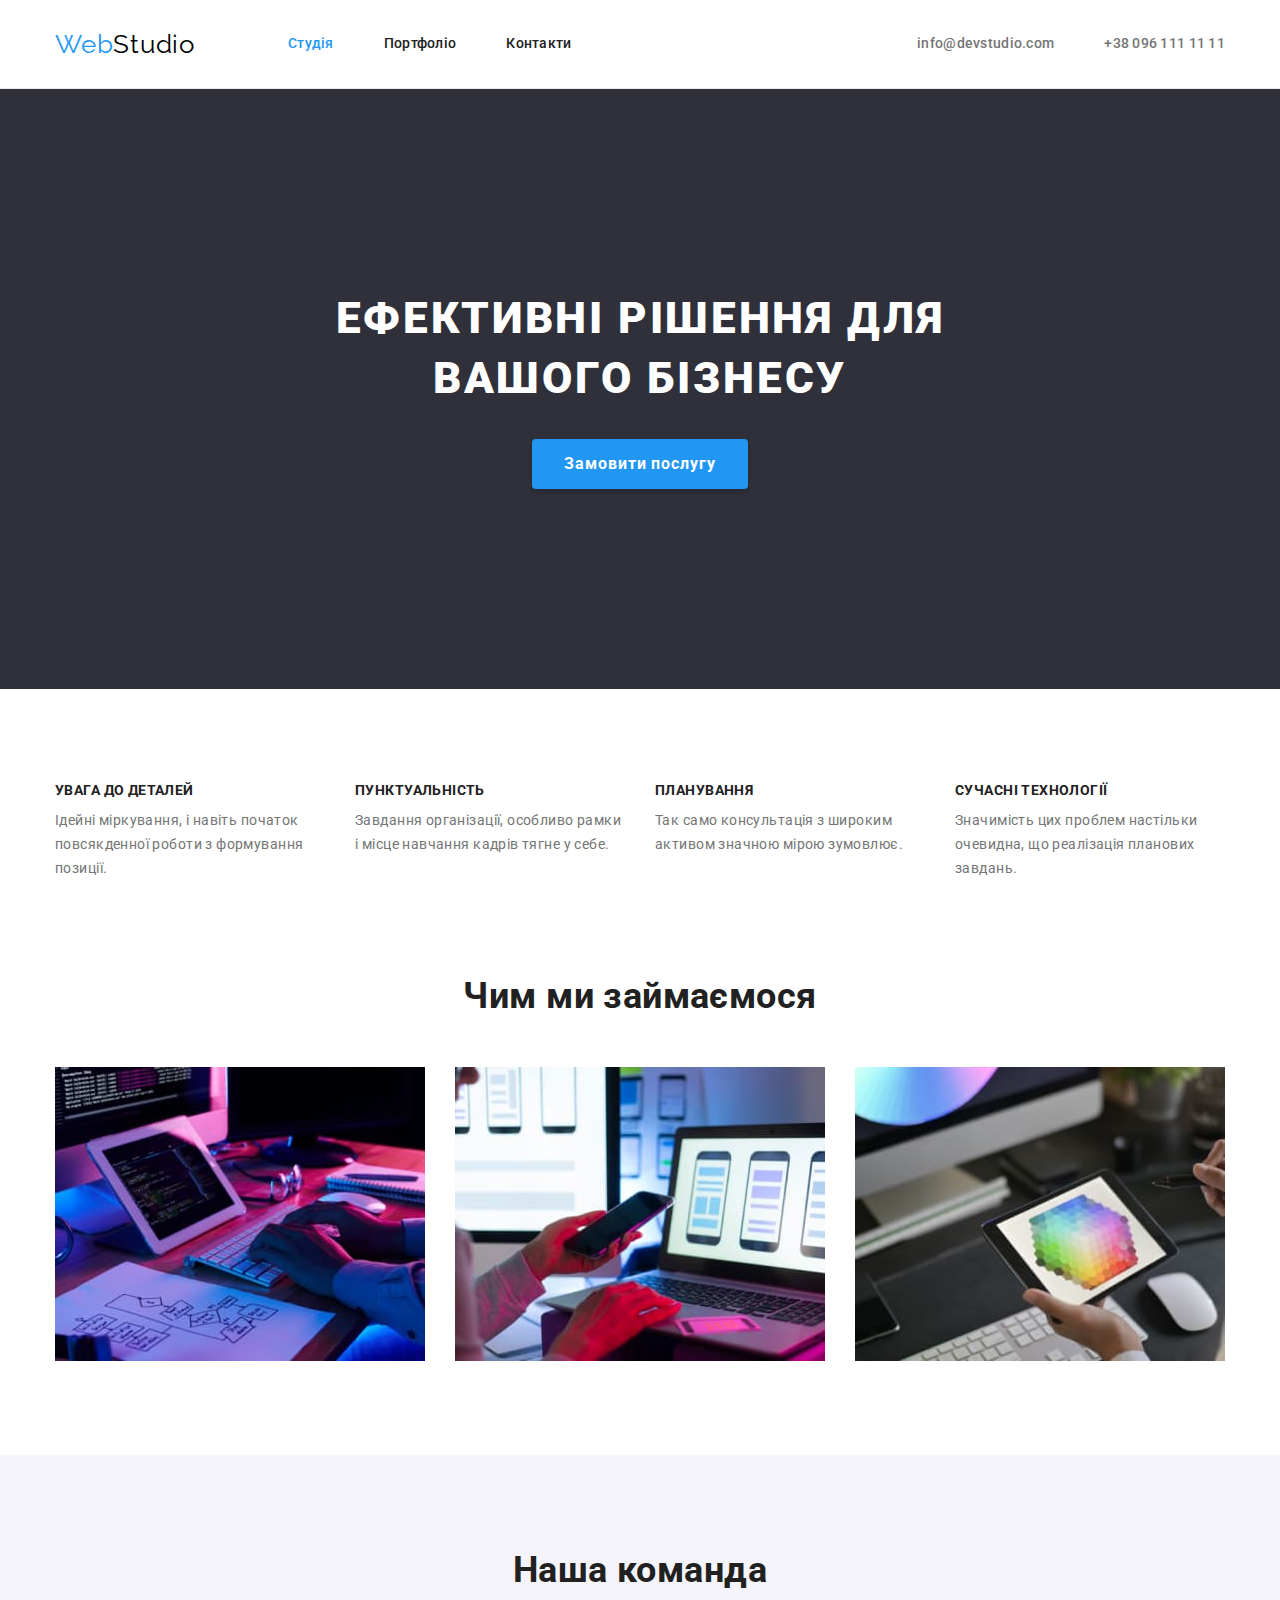
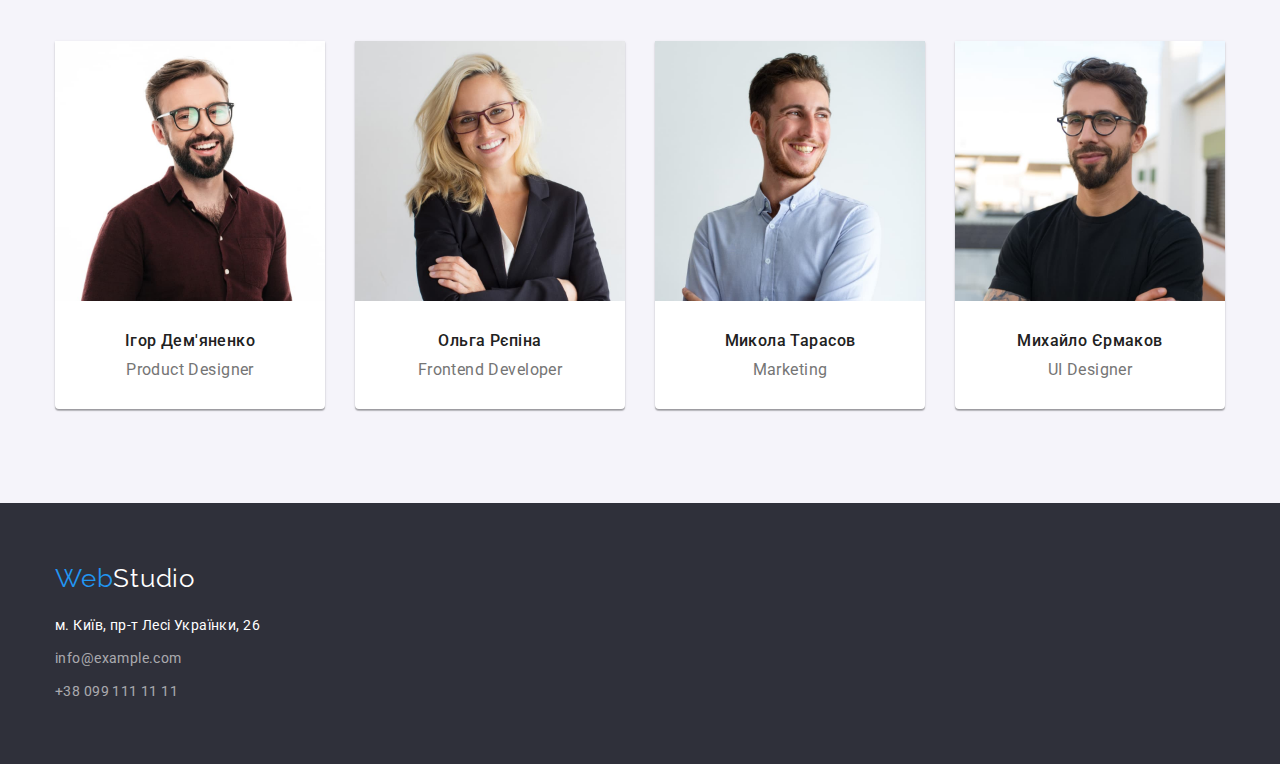
<file: index.html>
<!DOCTYPE html>
<html lang="uk">
<head>
    <meta charset="UTF-8">
    <meta http-equiv="X-UA-Compatible" content="IE=edge">
    <meta name="viewport" content="width=device-width, initial-scale=1.0">
    <title>Document</title>
    <link rel="stylesheet" href="https://cdn.jsdelivr.net/npm/modern-normalize@1.1.0/modern-normalize.min.css">
    <link href="https://fonts.googleapis.com/css2?family=Raleway:wght@700&family=Roboto:wght@400;500;700;900&display=swap"
        rel="stylesheet">
    <link rel="stylesheet" href="./css/style.css">
</head>
<body>
<!--Шапка сайта-->
<header class="header">
    <div class="container main-nav">
        <nav class="main-nav">
            <a href="./index.html" class="logo">Web<span class="logo2">Studio</span>
            </a>
            <ul class="site-nav list">
                <li class="item"><a href="" class="link current">Студія</a></li>
                <li class="item"><a href="./portfolio.html" class="link">Портфоліо</a></li>
                <li class="item"><a href="" class="link">Контакти</a></li>
            </ul>
        </nav>
        <ul class="outsite-nav list">
            <li class="item"><a href="mailto:info@devstudio.com" class="secondary-link">info@devstudio.com</a></li>
            <li class="item"><a href="tel:+380961111111" class="secondary-link">+38 096 111 11 11</a></li>
        </ul>
    </div>
</header>
<!--Герой-->
<main>
    <section class="hero">
        <h1 class="hero-title">Ефективні рішення для <br> вашого бізнесу</h1>
        <button class="buttons" type="button">Замовити послугу</button>
    </section>
    <!--Переваги компанії-->
    <section class="feature section">
        <div class="container">
            <h2 class="visually-hidden">Наші переваги</h2>
            <ul class="feature-list list">
                <li class="item">
                    <h3 class="title">УВАГА ДО ДЕТАЛЕЙ</h3>
                    <p>Ідейні міркування, і навіть початок повсякденної роботи з формування позиції.</p>
                </li>
                <li class="item">
                    <h3 class="title">ПУНКТУАЛЬНІСТЬ</h3>
                    <p>Завдання організації, особливо рамки і місце навчання кадрів тягне у себе.</p>
                </li>
                <li class="item">
                    <h3 class="title">ПЛАНУВАННЯ</h3>
                    <p>Так само консультація з широким активом значною мірою зумовлює.</p>
                </li >
                <li class="item">
                    <h3 class="title">СУЧАСНІ ТЕХНОЛОГІЇ</h3>
                    <p>Значимість цих проблем настільки очевидна, що реалізація планових завдань.</p>
                </li>
            </ul>
        </div>
    </section>
    <!--Зайнятість-->
    <section class="work section">
        <div class="container">
            <h2 class="htitle">Чим ми займаємося</h2>
            <ul class="work-list list">
                <li class="item">
                    <img src="./images/box1.jpg" alt="Клавіатура" width="370">
                </li>
                <li class="item">
                    <img src="./images/box2.jpg" alt="Телефон" width="370">
                </li>
                <li class="item">
                    <img src="./images/box3.jpg" alt="Планшет" width="370">
                </li>
            </ul>
        </div>
    </section>
    <!--Наша команда-->
    <section class="team section">
        <div class="container">
            <h2 class="htitle">Наша команда</h2>
            <ul class="team-list list">
                <li class="card">
                    <img src="./images/photo1.jpg" alt="Фото Ігор Демяненко" width="270">
                    <div class="name">
                        <h3 class="title">Ігор Дем'яненко</h3>
                        <p class="item" lang="en">Product Designer</p>
                    </div>
                </li>
                <li class="card">
                    <img src="./images/photo2.jpg" alt="Фото Ольга Рєпіна" width="270">
                    <div class="name">
                        <h3 class="title">Ольга Рєпіна</h3>
                        <p class="item" lang="en">Frontend Developer</p>
                    </div>
                </li>
                <li class="card">
                    <img src="./images/photo3.jpg" alt="Фото Микола Тарасов" width="270">
                    <div class="name">
                        <h3 class="title">Микола Тарасов</h3>
                        <p class="item" lang="en">Marketing</p>
                    </div>
                </li>
                <li class="card">
                    <img src="./images/photo4.jpg" alt="Фото Михайло Єрмаков" width="270">
                    <div class="name">
                        <h3 class="title">Михайло Єрмаков</h3>
                        <p class="item" lang="en">UI Designer</p>
                    </div>
                </li>
            </ul>
        </div>
    </section>
</main>
<!--Футер-->
<footer class="footer">
    <div class="container">
        <a href="./index.html" class="logo">Web<span class="logo2">Studio</span>
        </a>
        <address>
            <ul class="adres-nav list">
                <li class="item">м. Київ, пр-т Лесі Українки, 26
                </li>
                <li class="item"><a href="mailto:info@example.com" class="secondary-link">info@example.com</a>
                </li>
                <li class="item"><a href="tel:+380991111111" class="secondary-link">+38 099 111 11 11</a></li>
            </ul>
        </address>
    </div>
</footer>
</body>
</html>
</file>
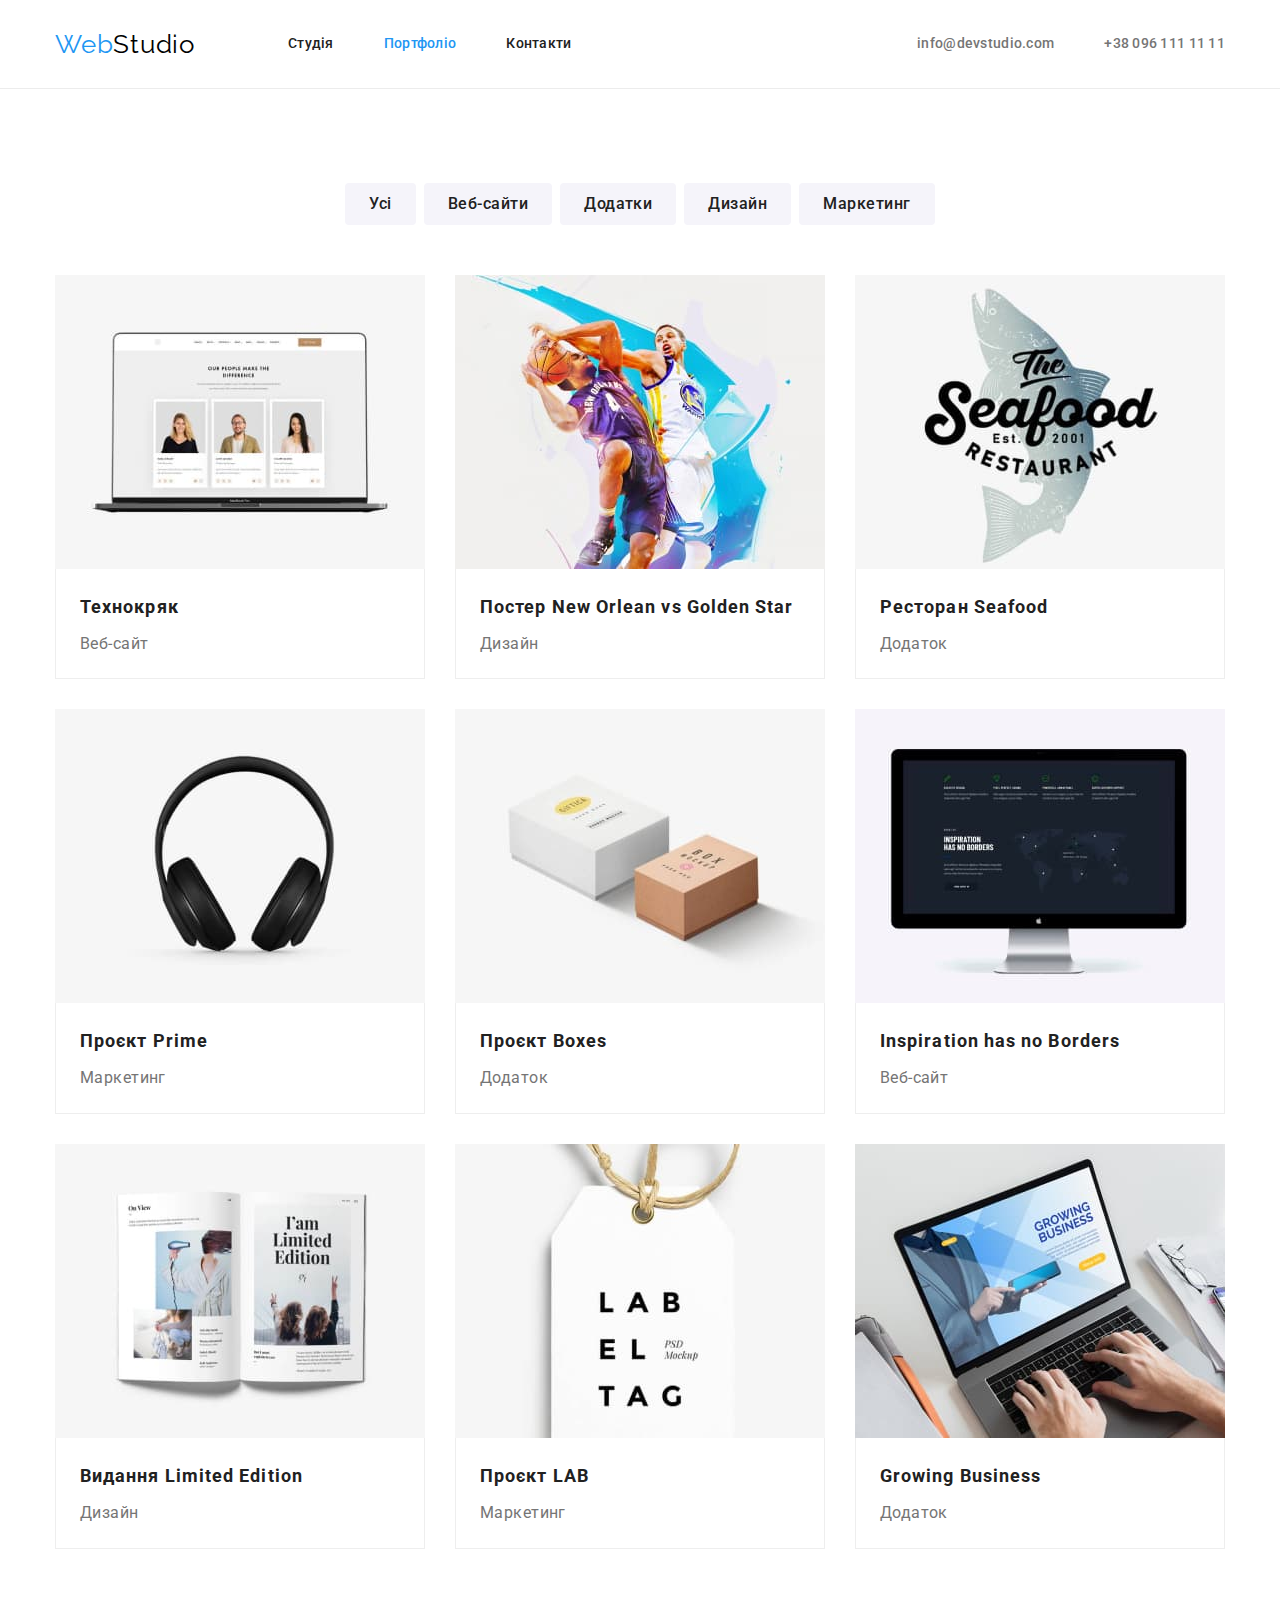
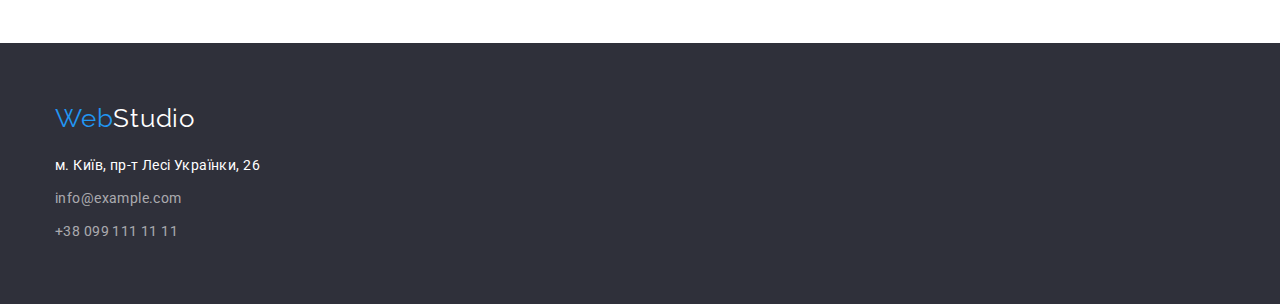
<file: portfolio.html>
<!DOCTYPE html>
<html lang="uk">

<head>
    <meta charset="UTF-8">
    <meta http-equiv="X-UA-Compatible" content="IE=edge">
    <meta name="viewport" content="width=device-width, initial-scale=1.0">
    <title>Document</title>
    <link rel="stylesheet" href="https://cdn.jsdelivr.net/npm/modern-normalize@1.1.0/modern-normalize.min.css">
    <link href="https://fonts.googleapis.com/css2?family=Raleway:wght@700&family=Roboto:wght@400;500;700;900&display=swap"
        rel="stylesheet">
    <link rel="stylesheet" href="./css/style.css">
</head>

<header class="header">
    <div class="container main-nav">
        <nav class="main-nav">
            <a href="./index.html" class="logo">Web<span class="logo2">Studio</span>
            </a>
            <ul class="site-nav list">
                <li class="item"><a href="./index.html" class="link">Студія</a></li>
                <li class="item"><a href="./portfolio.html" class="link current">Портфоліо</a></li>
                <li class="item"><a href="" class="link">Контакти</a></li>
            </ul>
        </nav>
        <ul class="outsite-nav list">
            <li class="item"><a href="mailto:info@devstudio.com" class="secondary-link">info@devstudio.com</a></li>
            <li class="item"><a href="tel:+380961111111" class="secondary-link">+38 096 111 11 11</a></li>
        </ul>
    </div>
</header>
    <!--Герой-->
    <main>
        <section class="portfolio section">
            <div class="container">
                <h1 class="visually-hidden">Наші роботи</h1>
                <ul class="portfolio-nav list">
                    <li class="item"><button class="filter" type="button">Усі </button></li>
                    <li class="item"><button class="filter" type="button">Веб-сайти </button></li>
                    <li class="item"><button class="filter" type="button">Додатки </button></li>
                    <li class="item"><button class="filter" type="button">Дизайн </button></li>
                    <li class="item"><button class="filter" type="button">Маркетинг </button></li>
                </ul>
                <ul class="portfolio-list list">
                    <li class="portfolio-card">
                        <a class="card-link" href=""><img src="./images/portfolio/img.jpg" alt="Ноутбук" width="370">
                            <div class="frame">
                                <h2 class="card-name">Технокряк</h2>
                                <p class="card-item">Веб-сайт</p>
                            </div>
                        </a>
                    </li>
                    <li class="portfolio-card">
                        <a class="card-link" href=""><img src="./images/portfolio/img1.jpg" alt="Баскеболіст" width="370">
                            <div class="frame">
                                <h2 class="card-name">Постер New Orlean vs Golden Star</h2>
                                <p class="card-item">Дизайн</p>
                            </div>
                        </a>
                    </li>
                    <li class="portfolio-card">
                        <a class="card-link" href=""><img src="./images/portfolio/img2.jpg" alt="Ресторан Seafood" width="370">
                            <div class="frame">
                                <h2 class="card-name">Ресторан Seafood</h2>
                                <p class="card-item">Додаток</p>
                            </div>
                
                        </a>
                    </li>
                    <li class="portfolio-card">
                        <a class="card-link" href=""><img src="./images/portfolio/img3.jpg" alt="Навушники" width="370">
                            <div class="frame">
                                <h2 class="card-name">Проєкт Prime</h2>
                                <p class="card-item">Маркетинг</p>
                            </div>
                        </a>
                    </li>
                    <li class="portfolio-card">
                        <a class="card-link" href=""><img src="./images/portfolio/img4.jpg" alt="Коробки" width="370">
                            <div class="frame">
                                <h2 class="card-name">Проєкт Boxes</h2>
                                <p class="card-item">Додаток</p>
                            </div>
                        </a>
                    </li>
                    <li class="portfolio-card">
                        <a class="card-link" href=""><img src="./images/portfolio/img5.jpg" alt="Монітор" width="370">
                            <div class="frame">
                                <h2 class="card-name">Inspiration has no Borders</h2>
                                <p class="card-item">Веб-сайт</p>
                            </div>
                        </a>
                    </li>
                    <li class="portfolio-card">
                        <a class="card-link" href=""><img src="./images/portfolio/img6.jpg" alt="Книга" width="370">
                            <div class="frame">
                                <h2 class="card-name">Видання Limited Edition</h2>
                                <p class="card-item">Дизайн</p>
                            </div>
                        </a>
                    </li>
                    <li class="portfolio-card">
                        <a class="card-link" href=""><img src="./images/portfolio/img7.jpg" alt="Етикетка" width="370">
                            <div class="frame">
                                <h2 class="card-name">Проєкт LAB</h2>
                                <p class="card-item">Маркетинг</p>
                            </div>
                        </a>
                    </li>
                    <li class="portfolio-card">
                        <a class="card-link" href=""><img src="./images/portfolio/img8.jpg" alt="Ноутбук" width="370">
                            <div class="frame">
                                <h2 class="card-name">Growing Business</h2>
                                <p class="card-item">Додаток</p>
                            </div>
                
                        </a>
                    </li>
                </ul>
            </div>
        </section>
    </main>
    <!--Футер-->
    <footer class="footer">
        <div class="container">
            <a href="./index.html" class="logo">Web<span class="logo2">Studio</span>
            </a>
            <address>
                <ul class="adres-nav list">
                    <li class="item">м. Київ, пр-т Лесі Українки, 26
                    </li>
                    <li class="item"><a href="mailto:info@example.com" class="secondary-link">info@example.com</a>
                    </li>
                    <li class="item"><a href="tel:+380991111111" class="secondary-link">+38 099 111 11 11</a></li>
                </ul>
            </address>
        </div>
    </footer>
</body>

</html>
</file>
<file: css/style.css>
:root{
    --title-text-color:#212121;
    --white-color:#FFFFFF; 
    --hover-color:#2196F3;
    --outlink-color:#757575;
    --black-color:#000000;
    --footer-color:#2F303A;
    --card-color:#F5F4FA;
    --footer-adres:#FFFFFF99;
    --button-back-color:#188CE8;
    --ramka-color:#EEEEEE;
}
body{
    background-color:var(--white-color);
    color:var(--outlink-color);   
    font-family: Roboto, sans-serif;
    font-size: 14px;
    line-height: 1.71;
    letter-spacing: 0.03em;
}
.list{
    list-style: none;
    padding: 0;
    margin: 0;
}
.container{
    width: 1200px;
    margin-left: auto;
    margin-right: auto;
    padding-left: 15px;
    padding-right: 15px;
    /* outline: solid 1px red; */
}
.logo {
    font-family: Raleway;
        font-size: 26px;
        line-height: 1.19;
        letter-spacing: 0.03em;
        text-align: left;
        text-decoration: none;
    color: var(--hover-color)
}
.logo2{
    font-family: Raleway;
        font-size: 26px;
        line-height: 1.19;
        letter-spacing: 0.03em;
        text-align: left;
        color: var(--black-color)
}
/* Site nav */
.main-nav{
    display: flex;
    align-items: center;
    /* border-bottom:1px solid #ECECEC; */
}
.header{
    border-bottom: 1px solid #ECECEC;
}
.site-nav{
    display: flex;
    margin-left: 93px;
    padding-top: 32px;
    padding-bottom: 32px;
    
}
.site-nav .item+.item {
    margin-left: 50px;
}
.site-nav .link {
        font-weight: 500;
        font-size: 14px;
        line-height: 1.14;
        letter-spacing: 0.02em;
        text-decoration: none;
    color:var(--title-text-color);
}
.site-nav .link:hover,
.site-nav .link:focus{
    color: var(--hover-color)
}
.site-nav .link.current{
    color: var(--hover-color)
}
.outsite-nav{
    display: flex;
    margin-left: auto;
}
.outsite-nav .item+.item{
    margin-left: 50px;
}
.outsite-nav .secondary-link{
    color: var(--outlink-color);
        font-size: 14px;
        font-weight: 500;
        line-height: 1.14;
        letter-spacing: 0.02em;
        text-align: left;
        text-decoration: none;
}
.outsite-nav .secondary-link:hover,
.outsite-nav .secondary-link:focus{
    color:var(--hover-color)
}
/* Hero */
.hero{
    background-color:var(--footer-color);
    text-align: center;
    margin-top: 0;
    padding-top: 200px;
    padding-bottom: 200px;
}
.hero-title{
    color:var(--white-color);
        font-size: 44px;
        font-weight: 900;
        line-height: 1.36;
        letter-spacing: 0.06em;
        text-align: center;
        text-transform: uppercase;
        margin-top: 0;
        margin-bottom: 30px;
}
.buttons{
    background-color: var(--hover-color);
    color: var(--white-color);
        font-family: Roboto;
        font-size: 16px;
        font-weight: 700;
        line-height: 1.9;
        letter-spacing: 0.06em;
        text-align: center;
        padding: 10px 32px;
        border-color: transparent;
        border: 0;
        box-shadow: 0px 4px 4px rgba(0, 0, 0, 0.15);
         border-radius: 4px;
         cursor: pointer;

}
.buttons:hover,
.buttons:focus{
    background-color:var(--button-back-color)
}
/* Section */
.section{
    padding-top: 94px;
    padding-bottom: 94px;
}
.feature{
    padding-bottom: 0;
}
.feature-list{
    display: flex;
}

.feature-list .title{
    margin-top: 0;
    margin-bottom: 10px;
        font-size: 14px;
        line-height: 1.14;
        text-transform: uppercase;
    color:var(--title-text-color);
}
.feature-list p {
    margin-top: 0;
    margin-bottom: 0;
}
.feature-list .item{
    width: calc((100% - 90px)/4);
}
.feature-list .item+.item{
    margin-left: 30px;
}
/* Work */
.htitle{
    color:var(--title-text-color);
    margin-bottom: 50px;
    margin-top: 0;
    font-size: 36px;
        line-height: 1.17;
        text-align: center;
}
.work-list{
    display: flex;
}
.work-list .item{
    width:calc((100% - 60px)/3);
}
.work-list .item+.item{
    margin-left: 30px;
}
img {
    display: block;
    max-width: 100%;
    height: auto;
}
/* Team */
.team{
    background-color:var(--card-color);
    /* padding-bottom: 0; */
}


.team-list .title{
    color: var(--title-text-color);
    font-weight: 500;
        font-size: 16px;
        line-height: 1.19;
        margin-top: 0;
        margin-bottom: 10px;
        text-align: center;
}
.team-list{
    display: flex;
}
.team-list .card{
    width:calc((100% - 90px)/3);
}
.team-list .card+.card{
    margin-left: 30px;
}
.team-list .card{
    background-color:var(--white-color);
    box-shadow: 0px 1px 3px rgba(0, 0, 0, 0.12), 0px 1px 1px rgba(0, 0, 0, 0.14), 0px 2px 1px rgba(0, 0, 0, 0.2);
        border-radius: 0px 0px 4px 4px;
}
.team-list .item{
        font-size: 16px;
        line-height: 1.19;
        margin-bottom: 0;
        margin-top: 0;
        text-align: center;
}
.name{
    padding: 30px 0;
}
/* Footer */
.footer{
    background-color:var(--footer-color);
    padding-top: 60px;
    padding-bottom: 60px;
}
footer .logo{
        font-family: Raleway;
        font-size: 26px;
        line-height: 1.19;
        letter-spacing: 0.03em;
        color:var(--hover-color);
        text-decoration:none;
        display:inline-block;
        margin-bottom: 20px;
    }
.footer .logo2{
    font-family: Raleway;
    font-size: 26px;
    line-height: 1.19;
    letter-spacing: 0.03em;
    color:var(--white-color);
    text-decoration: none;
}
.adres-nav{
    color: var(--white-color);
    font-style: normal;
} 
.adres-nav .item+.item{
display: block;
margin-top: 9px;
}
.adres-nav .secondary-link{
    color:var(--footer-adres);
    text-decoration: none;
    
}
.adres-nav .secondary-link:hover,
.adres-nav .secondary-link:focus {
    color: var(--hover-color);}
    /* Portfolio */
    /* Portfolio nav */
.portfolio-nav{
    display: flex;
    justify-content: center;
    margin-bottom: 50px;
}
.portfolio-nav .item+.item{
    margin-left: 8px;
}
.portfolio-nav .filter{
    background-color:var(--card-color);
    color:var(--title-text-color);
        font-family: Roboto;
        font-size: 16px;
        font-weight: 500;
        line-height:1.6;
        letter-spacing: 0.03em;
        text-align: center;
        border-radius: 4px;
        cursor: pointer;
        border-color: transparent;
        padding: 6px 22px;
}
.portfolio-nav .filter:hover,
.portfolio-nav .filter:focus{
    background-color: var(--hover-color);
    color: var(--white-color);
    box-shadow: 0px 3px 1px rgba(0, 0, 0, 0.1), 0px 1px 2px rgba(0, 0, 0, 0.08), 0px 2px 2px rgba(0, 0, 0, 0.12);
    
}
.visually-hidden {
    position: absolute;
    white-space: nowrap;
    width: 1px;
    height: 1px;
    overflow: hidden;
    border: 0;
    padding: 0;
    clip: rect(0 0 0 0);
    clip-path: inset(50%);
    margin: -1px;
}
.portfolio-list{
    text-decoration: none;
    display: flex;
    flex-wrap: wrap;
}
.portfolio-card .card-link{
    text-decoration: none; 
}
.portfolio-card{
    width: calc((100% - 60px)/3);
    margin-bottom: 30px;
    margin-right: 30px;

}
.frame{
    border-left:1px solid var(--ramka-color);
    border-bottom: 1px solid var(--ramka-color);
    border-right: 1px solid var(--ramka-color);
    padding: 20px 24px;
}
.portfolio-card:nth-child(3n){
    margin-right: 0;
}
.portfolio-card:nth-last-child(-n+3){
    margin-bottom: 0;
}
.card-name{
        font-size: 18px;
        line-height: 2;
        letter-spacing: 0.06em;
        text-align: left;
        color: var(--title-text-color);
        margin-bottom: 4px;
        margin-top: 0;
}
.card-item{
        font-size: 16px;
        line-height: 1.87;
        text-align: left;
        margin-bottom: 0;
        margin-top: 0;
        color: var(--outlink-color)
        
           
}
</file>
